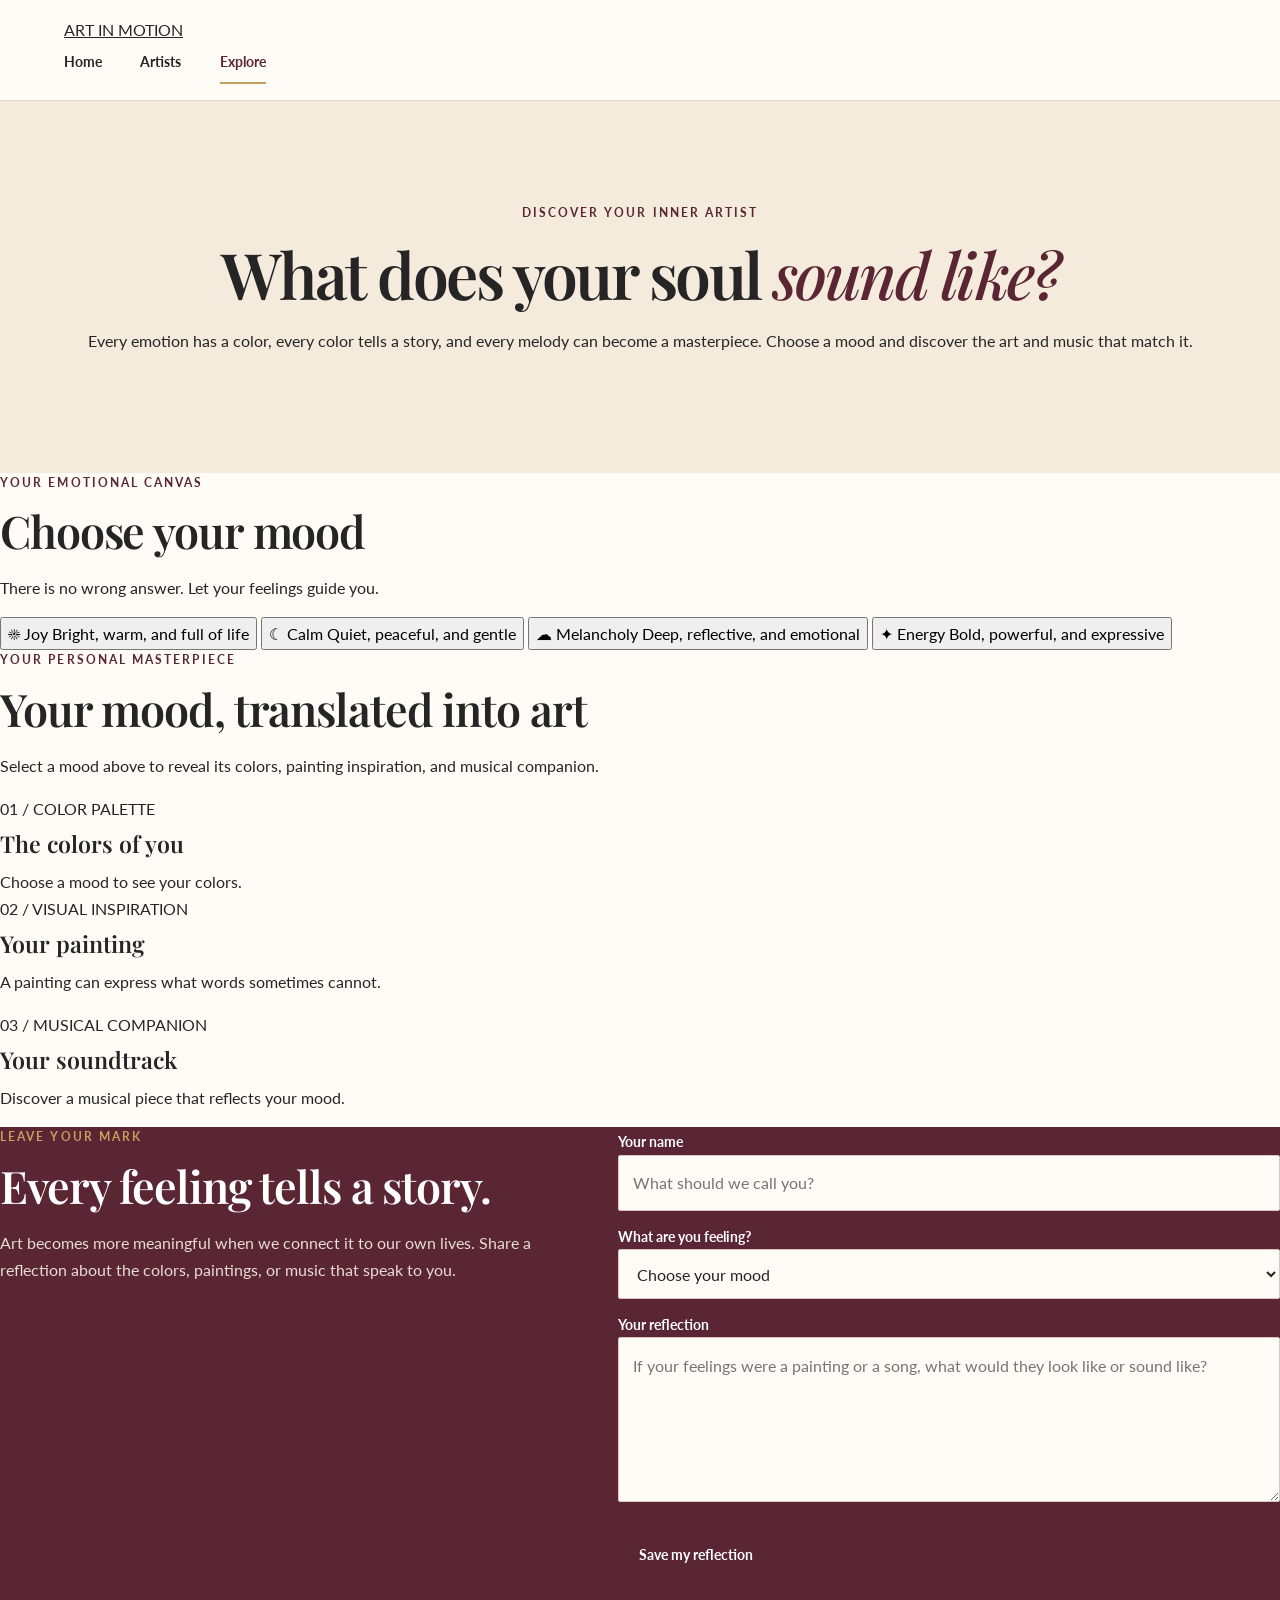
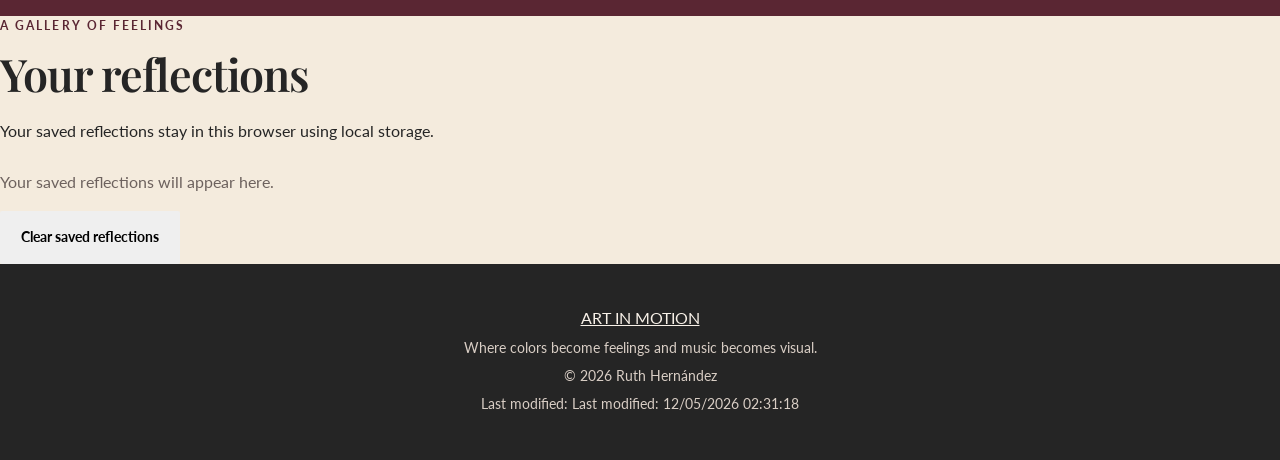
<file: explore.html>
<!DOCTYPE html>
<html lang="en">
<head>
    <meta charset="UTF-8">
    <meta name="viewport" content="width=device-width, initial-scale=1.0">
    <meta name="description" content="Explore the connection between painting, music, colors, and emotions with Art in Motion.">
    <meta name="author" content="Ruth Hernández">
    <title>Explore | Art in Motion</title>

    <link rel="preconnect" href="https://fonts.googleapis.com">
    <link rel="preconnect" href="https://fonts.gstatic.com" crossorigin>
    <link href="https://fonts.googleapis.com/css2?family=Lato:wght@400;700&family=Playfair+Display:wght@500;600;700&display=swap" rel="stylesheet">

    <link rel="stylesheet" href="styles/siteplan.css">
    <script src="scripts/siteplan.js" defer></script>
</head>

<body>
    <header class="site-header">
        <div class="header-inner">
            <a class="logo" href="index.html" aria-label="Art in Motion home">
                ART <span>IN MOTION</span>
            </a>

            <button class="menu-toggle" aria-label="Open navigation menu"
                aria-expanded="false" aria-controls="primary-nav">
                ☰
            </button>

            <nav class="primary-nav" id="primary-nav" aria-label="Main navigation">
                <a href="index.html">Home</a>
                <a href="artist.html">Artists</a>
                <a href="explore.html" class="active" aria-current="page">Explore</a>
            </nav>
        </div>
    </header>

    <main>
        <section class="page-hero explore-hero">
            <div class="page-hero-content">
                <p class="eyebrow">DISCOVER YOUR INNER ARTIST</p>
                <h1>What does your soul <em>sound like?</em></h1>
                <p>
                    Every emotion has a color, every color tells a story,
                    and every melody can become a masterpiece.
                    Choose a mood and discover the art and music that match it.
                </p>
            </div>
        </section>

        <section class="section mood-section">
            <div class="section-heading">
                <p class="eyebrow">YOUR EMOTIONAL CANVAS</p>
                <h2>Choose your mood</h2>
                <p>There is no wrong answer. Let your feelings guide you.</p>
            </div>

            <div class="mood-grid">
                <button class="mood-card" type="button" data-mood="joy">
                    <span class="mood-icon" aria-hidden="true">☀</span>
                    <span class="mood-name">Joy</span>
                    <span class="mood-description">Bright, warm, and full of life</span>
                </button>

                <button class="mood-card" type="button" data-mood="calm">
                    <span class="mood-icon" aria-hidden="true">☾</span>
                    <span class="mood-name">Calm</span>
                    <span class="mood-description">Quiet, peaceful, and gentle</span>
                </button>

                <button class="mood-card" type="button" data-mood="melancholy">
                    <span class="mood-icon" aria-hidden="true">☁</span>
                    <span class="mood-name">Melancholy</span>
                    <span class="mood-description">Deep, reflective, and emotional</span>
                </button>

                <button class="mood-card" type="button" data-mood="energy">
                    <span class="mood-icon" aria-hidden="true">✦</span>
                    <span class="mood-name">Energy</span>
                    <span class="mood-description">Bold, powerful, and expressive</span>
                </button>
            </div>
        </section>

        <section class="section discovery-section" id="discovery" aria-live="polite">
            <div class="section-heading">
                <p class="eyebrow">YOUR PERSONAL MASTERPIECE</p>
                <h2 id="result-title">Your mood, translated into art</h2>
                <p id="result-description">
                    Select a mood above to reveal its colors, painting inspiration,
                    and musical companion.
                </p>
            </div>

            <div class="discovery-grid">
                <article class="discovery-card">
                    <div class="discovery-card-content">
                        <span class="card-label">01 / COLOR PALETTE</span>
                        <h3>The colors of you</h3>
                        <div id="result-colors" class="color-palette">
                            <span class="color-placeholder">Choose a mood to see your colors.</span>
                        </div>
                    </div>
                </article>

                <article class="discovery-card">
                    <div class="discovery-card-content">
                        <span class="card-label">02 / VISUAL INSPIRATION</span>
                        <h3>Your painting</h3>
                        <p id="result-art">
                            A painting can express what words sometimes cannot.
                        </p>
                    </div>
                </article>

                <article class="discovery-card">
                    <div class="discovery-card-content">
                        <span class="card-label">03 / MUSICAL COMPANION</span>
                        <h3>Your soundtrack</h3>
                        <p id="result-music">
                            Discover a musical piece that reflects your mood.
                        </p>
                    </div>
                </article>
            </div>
        </section>

        <section class="reflection-section">
            <div class="reflection-intro">
                <p class="eyebrow">LEAVE YOUR MARK</p>
                <h2>Every feeling tells a story.</h2>
                <p>
                    Art becomes more meaningful when we connect it to our own lives.
                    Share a reflection about the colors, paintings, or music that
                    speak to you.
                </p>
            </div>

            <form id="reflection-form" class="reflection-form">
                <div class="form-group">
                    <label for="visitor-name">Your name</label>
                    <input
                        type="text"
                        id="visitor-name"
                        name="visitor-name"
                        placeholder="What should we call you?"
                        maxlength="50"
                        required
                    >
                </div>

                <div class="form-group">
                    <label for="reflection-mood">What are you feeling?</label>
                    <select id="reflection-mood" name="reflection-mood" required>
                        <option value="">Choose your mood</option>
                        <option value="Joy">Joy</option>
                        <option value="Calm">Calm</option>
                        <option value="Melancholy">Melancholy</option>
                        <option value="Energy">Energy</option>
                        <option value="Other">Something else</option>
                    </select>
                </div>

                <div class="form-group">
                    <label for="reflection-text">Your reflection</label>
                    <textarea
                        id="reflection-text"
                        name="reflection-text"
                        rows="5"
                        maxlength="500"
                        placeholder="If your feelings were a painting or a song, what would they look like or sound like?"
                        required
                    ></textarea>
                </div>

                <button class="button button-primary" type="submit">
                    Save my reflection
                </button>

                <p id="form-message" class="form-message" role="status" aria-live="polite"></p>
            </form>
        </section>

        <section class="section saved-section">
            <div class="section-heading">
                <p class="eyebrow">A GALLERY OF FEELINGS</p>
                <h2>Your reflections</h2>
                <p>Your saved reflections stay in this browser using local storage.</p>
            </div>

            <div id="saved-reflections" class="saved-reflections">
                <p class="empty-message">Your gallery is waiting for its first story.</p>
            </div>

            <button id="clear-reflections" class="button button-secondary" type="button">
                Clear saved reflections
            </button>
        </section>
    </main>

    <footer class="site-footer">
        <div class="footer-inner">
            <a class="footer-logo" href="index.html">ART IN MOTION</a>
            <p>Where colors become feelings and music becomes visual.</p>
            <p>&copy; <span id="current-year"></span> Ruth Hernández</p>
            <p class="last-modified">Last modified: <span id="last-modified"></span></p>
        </div>
    </footer>
</body>
</html>
</file>
<file: styles/siteplan.css>
:root {
  --burgundy: #5A2633;
  --burgundy-dark: #3E1822;
  --cream: #F4EBDD;
  --paper: #FFFCF7;
  --gold: #C6A15B;
  --charcoal: #252525;
  --muted: #6D625E;
  --line: #E3D7C7;
  --white: #FFFFFF;
  --shadow: 0 18px 50px rgba(37, 37, 37, 0.09);
  --heading-font: "Playfair Display", Georgia, serif;
  --body-font: "Lato", Arial, sans-serif;
}

* { box-sizing: border-box; }

html { scroll-behavior: smooth; }

body {
  margin: 0;
  color: var(--charcoal);
  background: var(--paper);
  font-family: var(--body-font);
  line-height: 1.7;
}

img { display: block; max-width: 100%; height: auto; }
a { color: inherit; }
button, input, select, textarea { font: inherit; }

:focus-visible {
  outline: 3px solid var(--gold);
  outline-offset: 4px;
}

.skip-link {
  position: absolute;
  left: 1rem;
  top: -5rem;
  z-index: 100;
  padding: .7rem 1rem;
  background: var(--charcoal);
  color: var(--white);
}

.skip-link:focus { top: 1rem; }

.site-header {
  min-height: 84px;
  display: flex;
  align-items: center;
  justify-content: space-between;
  gap: 2rem;
  padding: 1rem clamp(1.2rem, 5vw, 5rem);
  background: var(--paper);
  border-bottom: 1px solid var(--line);
}

.brand {
  color: var(--burgundy);
  font-weight: 700;
  letter-spacing: .13em;
  text-decoration: none;
  font-size: 1.05rem;
  white-space: nowrap;
}

.brand span {
  color: var(--gold);
  font-family: var(--heading-font);
  font-style: italic;
}

.primary-nav {
  display: flex;
  align-items: center;
  gap: clamp(1rem, 3vw, 2.5rem);
}

.primary-nav a {
  text-decoration: none;
  font-size: .9rem;
  font-weight: 700;
  padding: .45rem 0;
  border-bottom: 2px solid transparent;
}

.primary-nav a:hover,
.primary-nav a[aria-current="page"] {
  color: var(--burgundy);
  border-color: var(--gold);
}

.menu-toggle {
  display: none;
  border: 1px solid var(--line);
  background: transparent;
  border-radius: 4px;
  padding: .65rem;
  cursor: pointer;
}

.menu-toggle span {
  display: block;
  width: 23px;
  height: 2px;
  margin: 4px 0;
  background: var(--burgundy);
}

.hero {
  display: grid;
  grid-template-columns: minmax(0, 1.05fr) minmax(300px, .95fr);
  align-items: center;
  gap: clamp(2rem, 5vw, 5rem);
  padding: clamp(3rem, 7vw, 7rem) clamp(1.2rem, 7vw, 7rem);
  background: var(--cream);
}

.hero-content { max-width: 690px; }

.eyebrow {
  margin: 0 0 .8rem;
  color: var(--burgundy);
  text-transform: uppercase;
  letter-spacing: .18em;
  font-size: .72rem;
  font-weight: 700;
}

h1, h2, h3 {
  font-family: var(--heading-font);
  font-weight: 600;
  line-height: 1.18;
}

h1 {
  margin: 0 0 1.3rem;
  font-size: clamp(2.65rem, 5.4vw, 5.2rem);
  letter-spacing: -.04em;
}

h1 em, .page-hero h1 em {
  color: var(--burgundy);
  font-weight: 500;
}

h2 {
  margin: 0 0 1rem;
  font-size: clamp(2rem, 3.5vw, 3.2rem);
  letter-spacing: -.025em;
}

h3 { margin: .5rem 0 .65rem; font-size: 1.45rem; }
p { margin-top: 0; }

.hero-description {
  max-width: 590px;
  color: #514744;
  font-size: 1.08rem;
}

.hero-actions {
  display: flex;
  align-items: center;
  flex-wrap: wrap;
  gap: 1.3rem;
  margin-top: 2rem;
}

.button {
  display: inline-flex;
  align-items: center;
  justify-content: center;
  min-height: 48px;
  padding: .8rem 1.25rem;
  border: 1px solid transparent;
  border-radius: 2px;
  text-decoration: none;
  font-weight: 700;
  font-size: .9rem;
  cursor: pointer;
  transition: transform .2s ease, background .2s ease, color .2s ease;
}

.button:hover { transform: translateY(-2px); }
.button-primary { background: var(--burgundy); color: var(--white); }
.button-primary:hover { background: var(--burgundy-dark); }

.button-outline {
  color: var(--burgundy);
  border-color: var(--burgundy);
  background: transparent;
}

.button-outline:hover { background: var(--burgundy); color: var(--white); }
.button-small { min-height: 40px; padding: .55rem .85rem; }

.text-link {
  color: var(--burgundy);
  text-decoration: none;
  font-weight: 700;
}

.text-link:hover { text-decoration: underline; text-underline-offset: 4px; }

.hero-art { margin: 0; }

.hero-art img {
  width: 100%;
  height: min(66vw, 610px);
  object-fit: cover;
  box-shadow: var(--shadow);
}

.hero-art figcaption {
  margin-top: .75rem;
  color: var(--muted);
  font-size: .82rem;
  font-style: italic;
}

.section-padding { padding: clamp(3.5rem, 7vw, 7rem) clamp(1.2rem, 7vw, 7rem); }

.intro { text-align: center; }
.intro h2, .comparison h2 { max-width: 780px; margin-inline: auto; }

.section-intro {
  max-width: 760px;
  margin: 0 auto 3rem;
  color: var(--muted);
}

.experience-grid {
  display: grid;
  grid-template-columns: repeat(3, minmax(0, 1fr));
  gap: 1.4rem;
  text-align: left;
}

.experience-card {
  background: var(--white);
  border: 1px solid var(--line);
  box-shadow: 0 10px 35px rgba(37, 37, 37, .04);
}

.experience-card img {
  width: 100%;
  height: 250px;
  object-fit: cover;
}

.card-copy { padding: 1.4rem; }
.card-copy p { margin-bottom: 0; color: var(--muted); }

.card-number, .detail-label {
  color: var(--burgundy);
  font-size: .7rem;
  font-weight: 700;
  letter-spacing: .16em;
}

.featured-artist {
  display: grid;
  grid-template-columns: 1fr 1fr;
  gap: clamp(2rem, 6vw, 6rem);
  align-items: center;
  background: var(--burgundy);
  color: var(--white);
}

.featured-image img {
  width: 100%;
  max-height: 580px;
  object-fit: cover;
}

.featured-copy .eyebrow { color: var(--gold); }
.featured-copy h2 { font-size: clamp(2.4rem, 4vw, 4rem); }
.featured-copy p { color: #F5EDE5; }

.artist-quote {
  font-family: var(--heading-font);
  font-size: 1.4rem;
  font-style: italic;
  color: var(--gold) !important;
}

.featured-copy .button-outline {
  border-color: var(--gold);
  color: var(--white);
  margin-top: .6rem;
}

.featured-copy .button-outline:hover {
  background: var(--gold);
  color: var(--charcoal);
}

.explore-banner { text-align: center; background: var(--cream); }
.explore-banner h2 { max-width: 760px; margin-inline: auto; }

.explore-banner > p:not(.eyebrow) {
  max-width: 650px;
  margin: 0 auto 1.5rem;
  color: var(--muted);
}

.site-footer {
  text-align: center;
  padding: 2.5rem 1.2rem;
  background: var(--charcoal);
  color: #F8F1E8;
}

.footer-brand { display: inline-block; color: var(--white); margin-bottom: .8rem; }

.site-footer p {
  margin: .3rem 0;
  font-size: .86rem;
  color: #D9CEC5;
}

.site-footer .footer-credit { margin-top: 1.2rem; }

.page-hero {
  padding: clamp(3.5rem, 8vw, 7rem) 1.2rem;
  text-align: center;
  background: var(--cream);
}

.page-hero h1 {
  max-width: 900px;
  margin: 0 auto 1rem;
  font-size: clamp(2.5rem, 5vw, 4.7rem);
}

.page-hero > p:last-child {
  max-width: 720px;
  margin: 0 auto;
  color: var(--muted);
  font-size: 1.05rem;
}

.artist-feature {
  display: grid;
  grid-template-columns: .85fr 1.15fr;
  gap: clamp(2rem, 6vw, 6rem);
  align-items: center;
}

.artist-feature-reverse {
  background: var(--cream);
  grid-template-columns: 1.15fr .85fr;
}

.artist-feature-reverse .artist-image { order: 2; }

.artist-image img {
  width: 100%;
  height: 520px;
  object-fit: cover;
}

.artist-text h2 { font-size: clamp(2.2rem, 4vw, 3.6rem); }
.artist-subtitle { color: var(--burgundy); font-weight: 700; font-size: .9rem; }

.artist-text > p:not(.eyebrow):not(.artist-subtitle) { color: var(--muted); }

.insight-note {
  padding: 1.1rem 1.2rem;
  margin-top: 1.5rem;
  border-left: 3px solid var(--gold);
  background: var(--cream);
}

.artist-feature-reverse .insight-note { background: var(--paper); }
.comparison { text-align: center; }

.comparison-grid {
  display: grid;
  grid-template-columns: repeat(3, 1fr);
  gap: 1.5rem;
  margin: 2.5rem 0;
  text-align: left;
}

.comparison-grid article { padding: 1.6rem; border: 1px solid var(--line); }
.comparison-symbol { color: var(--gold); font-size: 2rem; }
.comparison-grid p, .small-note { color: var(--muted); font-size: .92rem; }

.comparison > .small-note { max-width: 750px; margin: 0 auto 1.5rem; }

.mood-explorer {
  display: grid;
  grid-template-columns: .8fr 1.2fr;
  gap: 2rem;
  align-items: start;
}

.mood-panel, .mood-result {
  padding: clamp(1.5rem, 4vw, 3rem);
  border: 1px solid var(--line);
  background: var(--white);
}

.mood-panel h2, .mood-result h2 { font-size: clamp(1.8rem, 3vw, 2.6rem); }

.mood-options {
  display: grid;
  grid-template-columns: 1fr 1fr;
  gap: .7rem;
  margin-top: 1.5rem;
}

.mood-button {
  padding: .8rem;
  border: 1px solid var(--line);
  background: var(--paper);
  color: var(--charcoal);
  cursor: pointer;
  font-weight: 700;
}

.mood-button:hover, .mood-button[aria-pressed="true"] {
  background: var(--burgundy);
  color: var(--white);
  border-color: var(--burgundy);
}

.mood-result { min-height: 340px; background: var(--cream); }

.result-details {
  display: grid;
  grid-template-columns: 1fr;
  gap: .9rem;
  margin-top: 1.5rem;
}

.result-details > div { padding-top: .8rem; border-top: 1px solid var(--line); }
.result-details p { margin: .3rem 0 0; }

.reflection-section {
  display: grid;
  grid-template-columns: .9fr 1.1fr;
  gap: clamp(2rem, 6vw, 6rem);
  background: var(--burgundy);
  color: var(--white);
}

.reflection-intro .eyebrow { color: var(--gold); }
.reflection-intro p:not(.eyebrow) { color: #E8DCD6; }

.reflection-form { display: grid; gap: .65rem; }
.reflection-form label { font-weight: 700; font-size: .9rem; }

.reflection-form input,
.reflection-form select,
.reflection-form textarea {
  width: 100%;
  padding: .85rem;
  border: 1px solid #D9C7BE;
  border-radius: 2px;
  background: var(--paper);
  color: var(--charcoal);
}

.reflection-form textarea { resize: vertical; }
.reflection-form .button { justify-self: start; margin-top: .6rem; }
.form-message { min-height: 1.5rem; margin: 0; color: #FFE5A7; }

.saved-section { background: var(--cream); }

.saved-heading {
  display: flex;
  justify-content: space-between;
  align-items: center;
  gap: 1rem;
}

.saved-heading h2 { margin-bottom: 0; }

.saved-reflections {
  display: grid;
  grid-template-columns: repeat(2, minmax(0, 1fr));
  gap: 1rem;
  margin-top: 1.5rem;
}

.reflection-card {
  padding: 1.3rem;
  background: var(--white);
  border: 1px solid var(--line);
  overflow-wrap: anywhere;
}

.reflection-card h3 { font-size: 1.15rem; }
.reflection-card p { margin-bottom: .5rem; }
.reflection-card .reflection-date { color: var(--muted); font-size: .8rem; }
.empty-state { color: var(--muted); }

/* Site plan */
.siteplan-content { max-width: 1050px; margin-inline: auto; }
.siteplan-content section { padding: 1.5rem 0; border-bottom: 1px solid var(--line); }
.siteplan-content h1 { color: var(--burgundy); }
.siteplan-content h2 { font-size: clamp(1.6rem, 3vw, 2.2rem); }
.siteplan-content p, .siteplan-content li { color: var(--muted); }

.siteplan-colors {
  display: grid;
  grid-template-columns: repeat(4, minmax(0, 1fr));
  gap: .8rem;
}

.palette-swatch {
  min-height: 170px;
  padding: 1rem;
  display: flex;
  flex-direction: column;
  gap: .3rem;
  border: 1px solid var(--line);
}

.palette-swatch p { margin: .4rem 0 0; font-size: .85rem; }
.swatch-burgundy { background: var(--burgundy); color: white; }
.swatch-burgundy p { color: #F5EDE5; }
.swatch-cream { background: var(--cream); color: var(--charcoal); }
.swatch-gold { background: var(--gold); color: var(--charcoal); }
.swatch-charcoal { background: var(--charcoal); color: white; }
.swatch-charcoal p { color: #E0D8D0; }
.font-sample-heading { font-family: var(--heading-font); }
.font-sample-body { font-family: var(--body-font); }

@media (max-width: 850px) {
  .hero { grid-template-columns: 1fr 1fr; padding-inline: 1.5rem; }
  .experience-grid { grid-template-columns: repeat(2, minmax(0, 1fr)); }
  .experience-card:last-child { grid-column: 1 / -1; }
  .artist-feature, .artist-feature-reverse { grid-template-columns: 1fr 1fr; }
  .artist-image img { height: 430px; }
  .mood-explorer { grid-template-columns: 1fr; }
  .reflection-section { grid-template-columns: 1fr; }
}

@media (max-width: 600px) {
  .site-header { min-height: 72px; padding: .8rem 1rem; flex-wrap: wrap; }
  .menu-toggle { display: block; }

  .primary-nav {
    display: none;
    width: 100%;
    flex-direction: column;
    align-items: stretch;
    gap: 0;
    padding-top: .5rem;
  }

  .primary-nav.is-open { display: flex; }
  .primary-nav a { padding: .8rem .2rem; border-bottom: 1px solid var(--line); }

  .hero { grid-template-columns: 1fr; gap: 2rem; padding: 3rem 1.2rem; }
  h1 { font-size: clamp(2.5rem, 12vw, 4rem); }
  .hero-art img { height: 340px; }
  .section-padding { padding: 3.5rem 1.2rem; }

  .experience-grid, .comparison-grid, .saved-reflections { grid-template-columns: 1fr; }
  .experience-card:last-child { grid-column: auto; }
  .experience-card img { height: 230px; }

  .featured-artist, .artist-feature, .artist-feature-reverse { grid-template-columns: 1fr; }
  .artist-feature-reverse .artist-image { order: 0; }
  .featured-image img, .artist-image img { height: 320px; }

  .page-hero { padding: 3.5rem 1.2rem; }
  .mood-panel, .mood-result { padding: 1.3rem; }
  .mood-options { grid-template-columns: 1fr 1fr; }
  .saved-heading { align-items: flex-start; }
  .siteplan-colors { grid-template-columns: repeat(2, minmax(0, 1fr)); }
}

@media (orientation: landscape) and (max-height: 500px) and (max-width: 900px) {
  .hero { grid-template-columns: 1fr 1fr; padding-block: 2rem; }
  .hero-art img { height: 260px; }
  h1 { font-size: 2.6rem; }
}

@media (prefers-reduced-motion: reduce) {
  html { scroll-behavior: auto; }
  *, *::before, *::after { transition-duration: .01ms !important; animation-duration: .01ms !important; }
}
</file>
